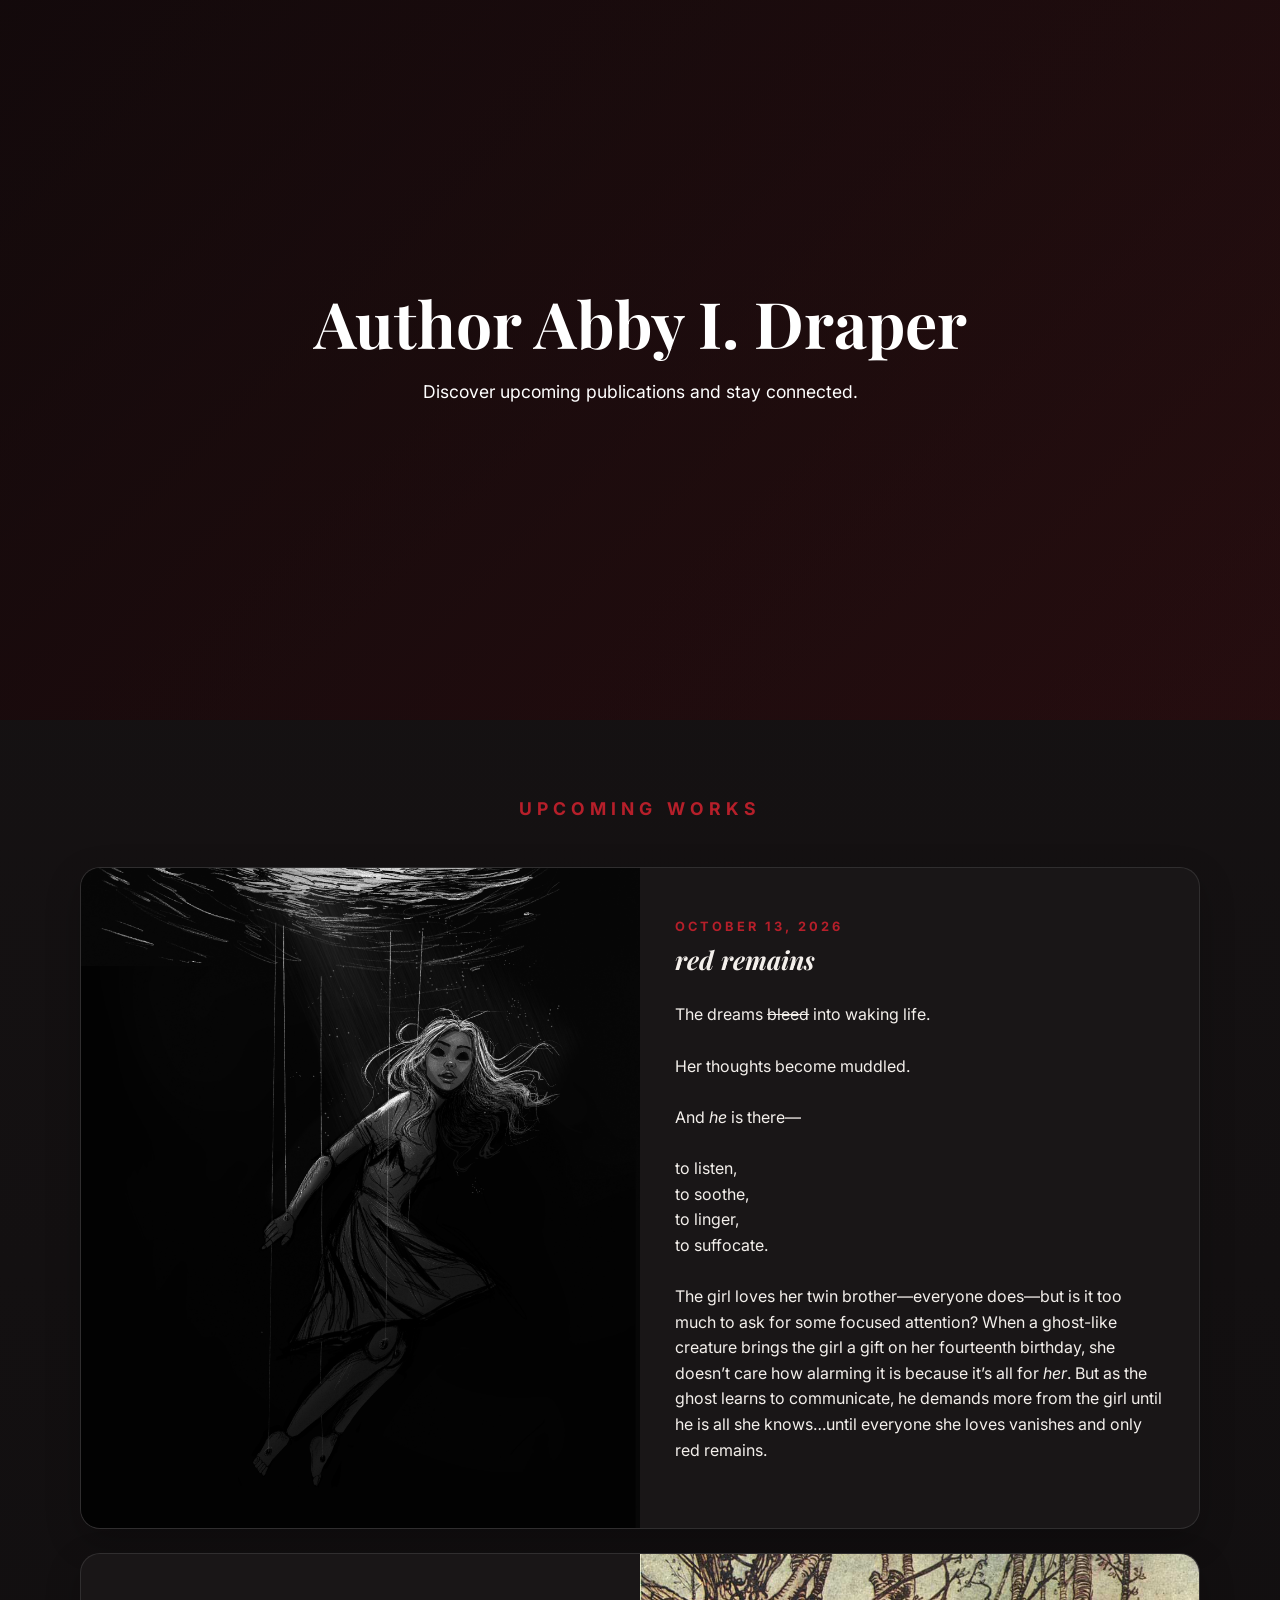
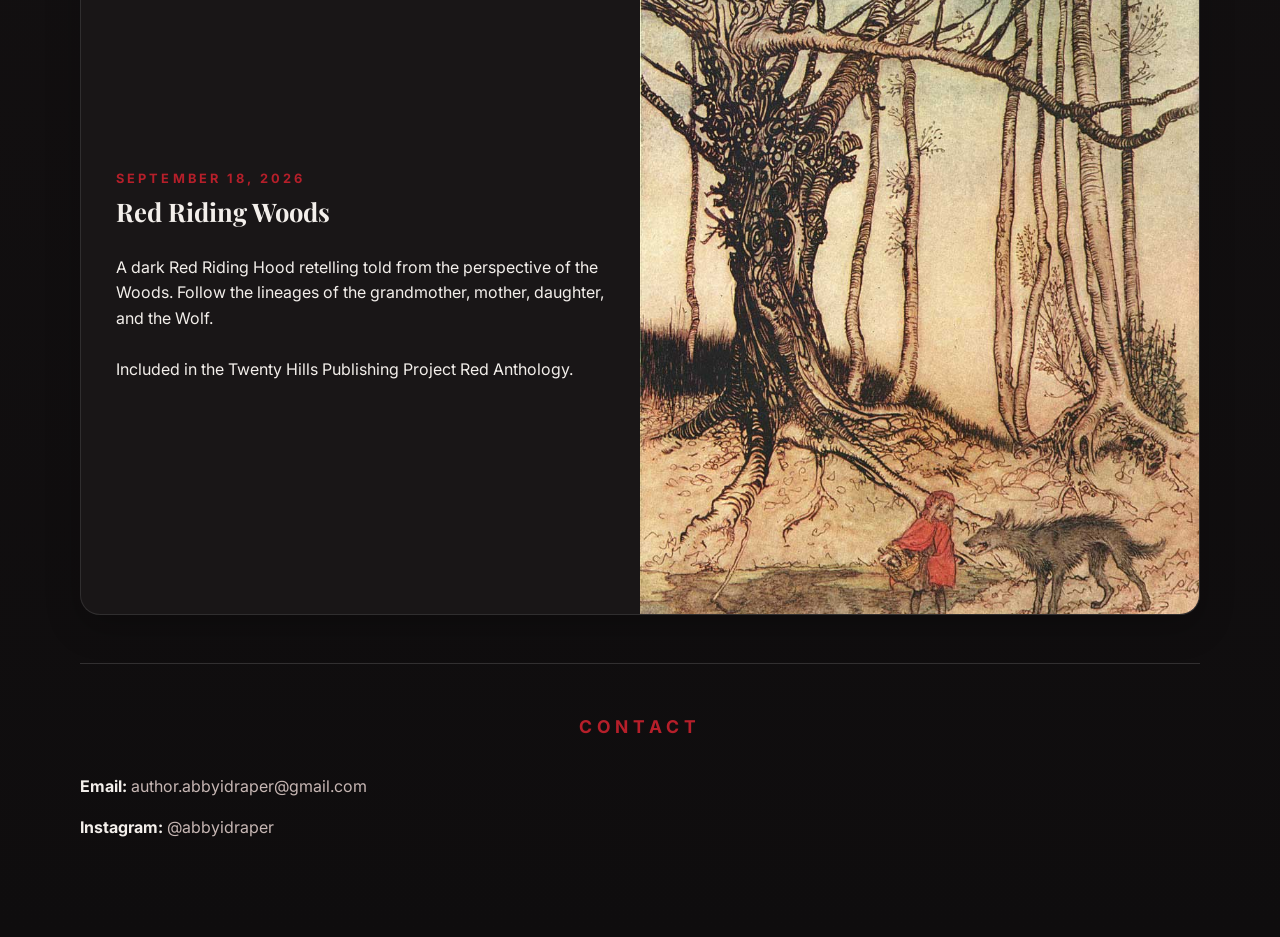
<file: index.html>
<!DOCTYPE html>
<html lang="en">
  <head>
    <meta charset="UTF-8" />
    <meta name="viewport" content="width=device-width, initial-scale=1.0" />
    <title>Author Abby I. Draper</title>
    <meta
      name="description"
      content="Author Abby I. Draper shares upcoming books, updates, and contact information."
    />
    <link rel="preconnect" href="https://fonts.googleapis.com" />
    <link rel="preconnect" href="https://fonts.gstatic.com" crossorigin />
    <link
      href="https://fonts.googleapis.com/css2?family=Playfair+Display:wght@500;700&family=Inter:wght@400;500;600&display=swap"
      rel="stylesheet"
    />
    <link rel="stylesheet" href="styles.css" />
  </head>
  <body>
    <header class="hero">
      <div class="hero__overlay"></div>
      <div class="hero__content">
        <h1>Author Abby I. Draper</h1>
        <p class="hero__copy">
          Discover upcoming publications and stay connected.
      </div>
    </header>

    <main>
      <section class="intro" aria-labelledby="books-heading">
        <div class="section-heading">
          <h2 class="section-title">Upcoming Works</h2>
        </div>
      </section>

      <section class="showcase" aria-label="Author highlights">
        <article class="showcase__item">
          <img
            src="images/IMG_3016.PNG"
            alt="An illustration of a girl floating in the water like a marionette"
          />
          <div class="showcase__text">
            <p class="eyebrow">October 13, 2026</p>
            <h3><i>red remains</i></h3>
            <p>
              The dreams <s>bleed</s> into waking life. 
              <br></br>
              Her thoughts become muddled.
               <br></br>
              And <i>he</i> is there—
               <br></br>
              to listen, <br>
              to soothe,  <br>
              to linger,  <br>
              to suffocate.
              <br></br> 
              The girl loves her twin brother—everyone does—but is it
              too much to ask for some focused attention? When a ghost-like
              creature brings the girl a gift on her fourteenth birthday, she
              doesn’t care how alarming it is because it’s all for <i>her</i>.
              But as the ghost learns to communicate, he demands more from the
              girl until he is all she knows…until everyone she loves vanishes
              and only red remains.
            </p>
          </div>
        </article>

        <article class="showcase__item showcase__item--reverse">
          <img
            src="images/Arthur_Rackham_Little_Red_Riding_Hood+.jpg"
            alt="A gothic illustration of Little Red Riding Hood"
          />
          <div class="showcase__text">
            <p class="eyebrow">September 18, 2026</p>
            <h3>Red Riding Woods</h3>
            <p>
              A dark Red Riding Hood retelling told from the perspective of the Woods. 
              Follow the lineages of the grandmother, mother, daughter, and the Wolf.
            <br></br>Included in the Twenty Hills Publishing Project Red Anthology.
            </p>
          </div>
        </article>
      </section>

      <section class="contact" id="contact">
        <div class="section-heading">
          <p class="section-title">Contact</p>
        </div>

        <div class="contact__grid">
          <div class="contact__info">
            <p>
              <strong>Email:</strong>
              <a href="mailto:author.abbyidraper@gmail.com">author.abbyidraper@gmail.com</a>
            </p>
            <p>
              <strong>Instagram:</strong>
              <a href="https://www.instagram.com/abbyidraper" target="_blank" rel="noreferrer">
                @abbyidraper
              </a>
          </div>
        </div>
      </section>
    </main>

    <script src="script.js"></script>
  </body>
</html>
</file>
<file: styles.css>
:root {
  color-scheme: dark;
  --bg: #0f0d0e;
  --text: #f3efeb;
  --muted: #b7b0ad;
  --accent: #b61f2a;
  --accent-dark: #7d1016;
  --card: #191617;
  --border: rgba(255, 255, 255, 0.1);
}

* {
  box-sizing: border-box;
}

body {
  margin: 0;
  font-family: "Inter", sans-serif;
  color: var(--text);
  background: linear-gradient(180deg, #171314 0%, var(--bg) 100%);
  line-height: 1.6;
}

a {
  color: #c7b7b4;
  text-decoration: none;
}

a:hover {
  text-decoration: underline;
}

img {
  display: block;
  width: 100%;
  height: 100%;
  object-fit: cover;
}

.showcase__item img {
  aspect-ratio: 2 / 4.2;
  object-fit: cover;
  object-position: center;
  max-height: 660px;
  width: 100%;
  background: #ebe2d6;
}

.hero {
  position: relative;
  min-height: 80vh;
  display: flex;
  align-items: center;
  justify-content: center;
  padding: 3rem 1.5rem;
  background-image: linear-gradient(rgba(0, 0, 0, 0.3), rgba(0, 0, 0, 0.3)),
    url("https://images.unsplash.com/photo-1419640303358-44f0d27f48e7?auto=format&fit=crop&w=900&q=80");
  background-size: cover;
  background-position: center 30%;
  color: #fff;
}

.hero__overlay {
  position: absolute;
  inset: 0;
  background: linear-gradient(135deg, rgba(20, 8, 10, 0.72), rgba(90, 15, 20, 0.3));
}

.hero__content {
  position: relative;
  z-index: 1;
  max-width: 700px;
  text-align: center;
}

.eyebrow {
  margin: 0 0 0.5rem;
  text-transform: uppercase;
  letter-spacing: 0.24em;
  font-size: 0.8rem;
  font-weight: 700;
  color: var(--accent);
}

.contact .section-title,
.intro .section-title {
  color: var(--accent);
  text-transform: uppercase;
  letter-spacing: 0.3em;
  font-size: 1.1rem;
  font-weight: 700;
  margin-bottom: 0.75rem;
  font-family: "Inter", sans-serif;
}

.hero .eyebrow {
  color: #f3d0d0;
}

h1,
h2,
h3 {
  font-family: "Playfair Display", serif;
  line-height: 1.15;
}

h1 {
  font-size: clamp(2.4rem, 5vw, 4.1rem);
  margin: 0 0 1rem;
}

.hero__copy {
  font-size: 1.1rem;
  margin-bottom: 1.75rem;
  max-width: 620px;
  margin-inline: auto;
}

.button {
  display: inline-block;
  padding: 0.9rem 1.4rem;
  border-radius: 999px;
  background: var(--accent);
  color: #fff;
  font-weight: 600;
}

.button:hover {
  background: var(--accent-dark);
  text-decoration: none;
}

main {
  padding: 4rem 1.5rem 5rem;
}

.section-heading {
  max-width: 720px;
  margin: 0 auto 2rem;
  text-align: center;
}

.intro {
  margin-bottom: 3rem;
}

.book-list {
  display: grid;
  grid-template-columns: repeat(2, minmax(0, 1fr));
  gap: 1.25rem;
  max-width: 960px;
  margin: 0 auto;
}

.book-card {
  background: var(--card);
  border: 1px solid var(--border);
  border-radius: 1rem;
  padding: 1.5rem;
  box-shadow: 0 10px 30px rgba(31, 36, 48, 0.05);
}

.book-card h3 {
  margin-top: 0;
  margin-bottom: 0.5rem;
  font-size: 1.35rem;
}

.showcase {
  max-width: 1120px;
  margin: 0 auto 3rem;
  display: grid;
  gap: 1.5rem;
}

.showcase__item {
  display: grid;
  grid-template-columns: 1fr 1fr;
  gap: 0;
  background: var(--card);
  border: 1px solid var(--border);
  border-radius: 1.25rem;
  overflow: hidden;
  box-shadow: 0 12px 35px rgba(0, 0, 0, 0.24);
}

.showcase__item--reverse {
  grid-template-columns: 1fr 1fr;
}

.showcase__item--reverse .showcase__text {
  order: 1;
}

.showcase__item--reverse img {
  order: 2;
}

.showcase__text {
  padding: 2.2rem;
  display: flex;
  flex-direction: column;
  justify-content: center;
}

.showcase__text h3 {
  margin: 0 0 0.75rem;
  font-size: 1.6rem;
}

.contact {
  max-width: 1120px;
  margin: 0 auto;
  padding-top: 2rem;
  border-top: 1px solid rgba(255, 255, 255, 0.14);
}

.contact__grid {
  display: grid;
  grid-template-columns: 1fr;
  gap: 1rem;
  padding: 0;
  background: transparent;
  border: 0;
  box-shadow: none;
}

.contact__info p {
  margin: 0 0 1rem;
}

@media (max-width: 760px) {
  .book-list,
  .showcase__item,
  .showcase__item--reverse,
  .contact__grid {
    grid-template-columns: 1fr;
  }

  .showcase__item--reverse img {
    order: 0;
  }

  .showcase__text,
  .contact__grid {
    padding: 1.25rem;
  }

  .showcase__item img {
    max-height: 320px;
  }
}
</file>
